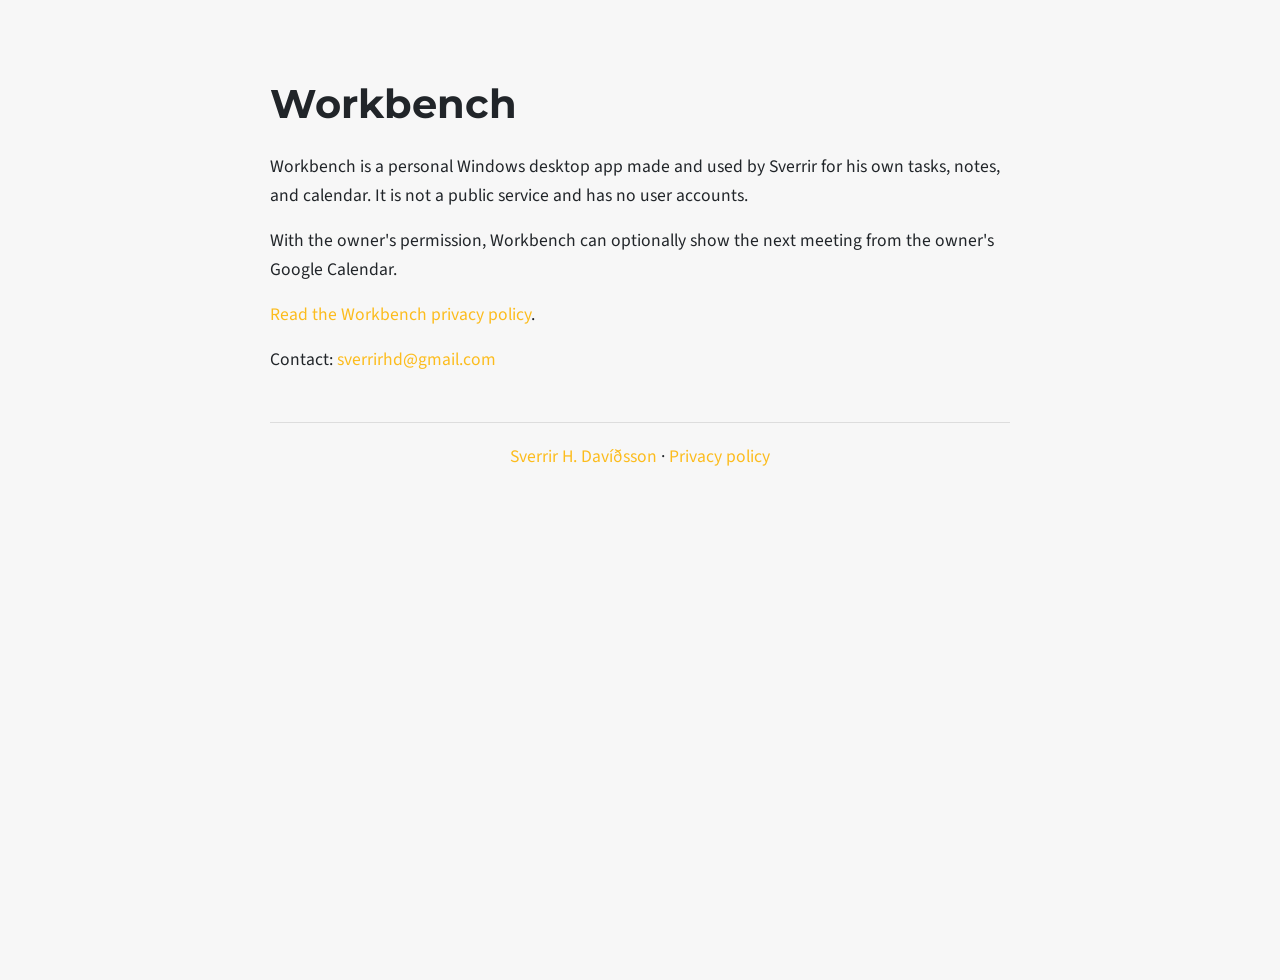
<file: workbench/index.html>
<!doctype html>
<html lang="en">
<head>
  <meta charset="utf-8">
  <meta name="viewport" content="width=device-width, initial-scale=1">
  <meta name="author" content="Sverrir Heiðar Davíðsson">
  <meta name="description" content="Workbench is a personal Windows desktop application made and used by Sverrir.">
  <title>Workbench | Sverrir H. Davíðsson</title>
  <link rel="stylesheet" href="/vendor/bootstrap/css/bootstrap.min.css">
  <link rel="stylesheet" href="/css/combined.css">
  <link href="https://fonts.googleapis.com/css?family=Montserrat:400,700|Source+Sans+Pro:400,700" rel="stylesheet">
  <style>
    body { background: #f7f7f7; color: #212529; font-family: 'Source Sans Pro', Arial, sans-serif; }
    .workbench-page { max-width: 780px; margin: 5rem auto; padding: 0 1.25rem; }
    h1, h2 { font-family: Montserrat, Arial, sans-serif; }
    h1 { margin-bottom: 1.5rem; } h2 { font-size: 1.25rem; margin-top: 2rem; }
    p { font-size: 1.1rem; line-height: 1.65; }
    footer { border-top: 1px solid #ddd; margin-top: 3rem; padding-top: 1.2rem; }
  </style>
</head>
<body>
  <main class="workbench-page">
    <h1>Workbench</h1>
    <p>Workbench is a personal Windows desktop app made and used by Sverrir for his own tasks, notes, and calendar. It is not a public service and has no user accounts.</p>
    <p>With the owner's permission, Workbench can optionally show the next meeting from the owner's Google Calendar.</p>
    <p><a href="/workbench/privacy/">Read the Workbench privacy policy</a>.</p>
    <p>Contact: <a href="mailto:sverrirhd@gmail.com">sverrirhd@gmail.com</a></p>
    <footer><p><a href="/">Sverrir H. Davíðsson</a> · <a href="/workbench/privacy/">Privacy policy</a></p></footer>
  </main>
</body>
</html>
</file>
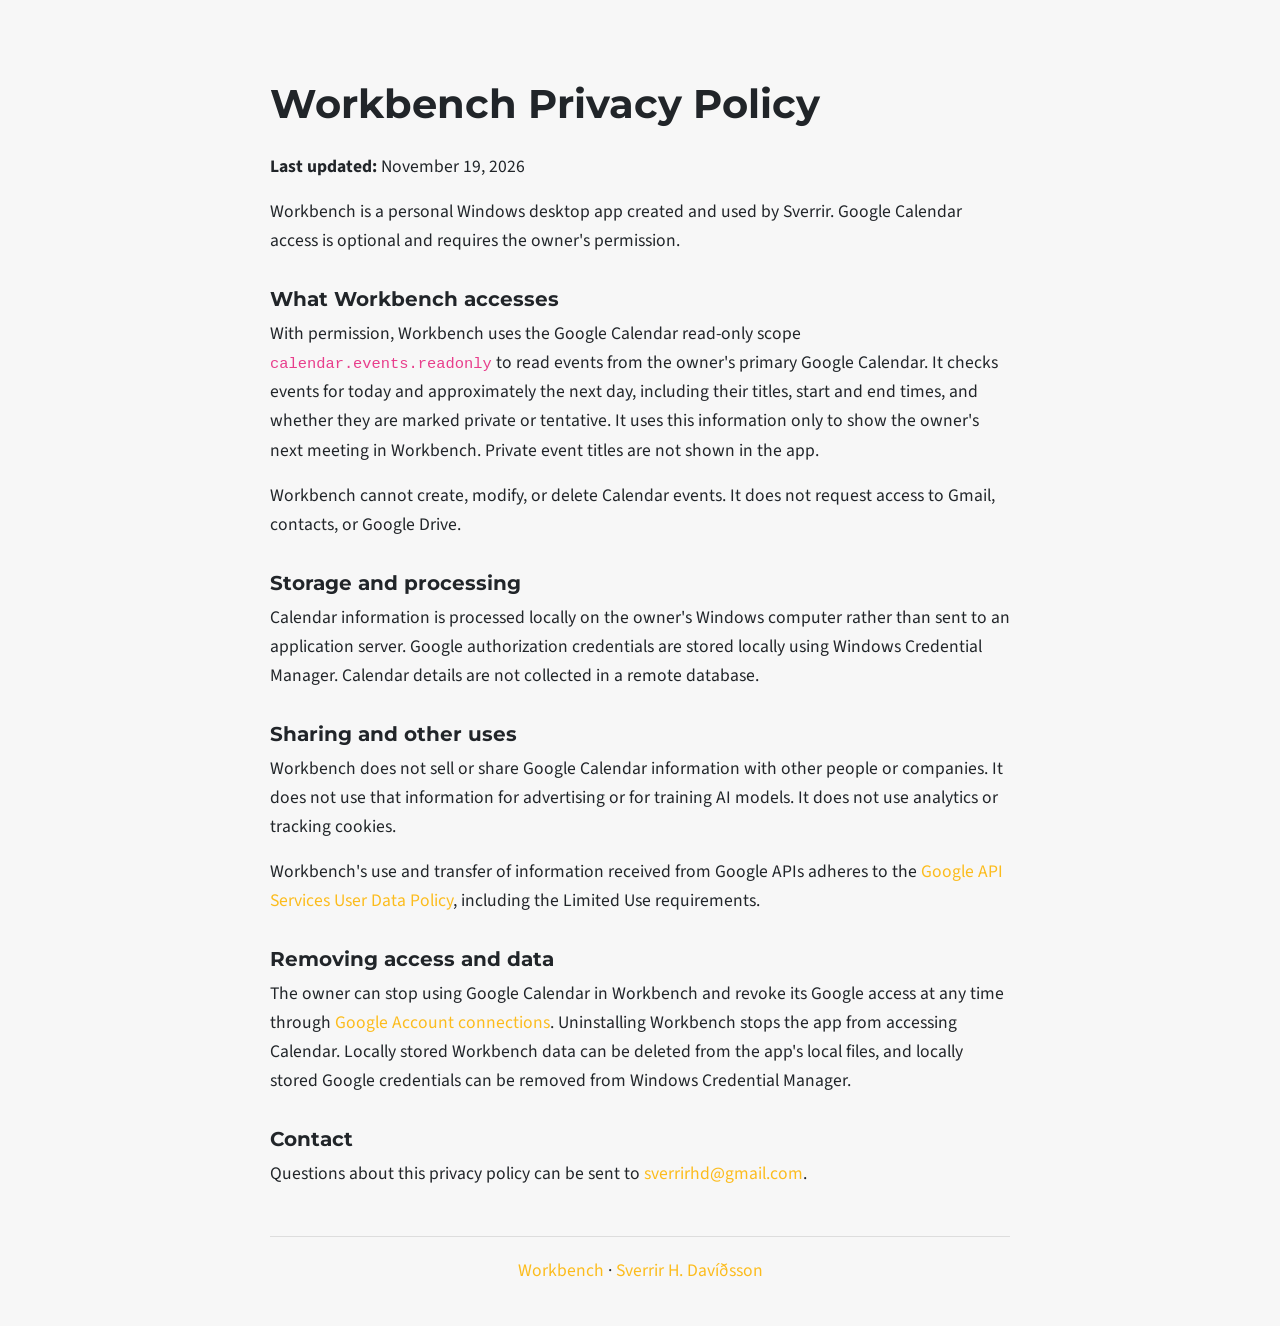
<file: workbench/privacy/index.html>
<!doctype html>
<html lang="en">
<head>
  <meta charset="utf-8">
  <meta name="viewport" content="width=device-width, initial-scale=1">
  <meta name="author" content="Sverrir Heiðar Davíðsson">
  <meta name="description" content="Privacy policy for the Workbench personal Windows desktop app.">
  <title>Workbench Privacy Policy | Sverrir H. Davíðsson</title>
  <link rel="stylesheet" href="/vendor/bootstrap/css/bootstrap.min.css">
  <link rel="stylesheet" href="/css/combined.css">
  <link href="https://fonts.googleapis.com/css?family=Montserrat:400,700|Source+Sans+Pro:400,700" rel="stylesheet">
  <style>
    body { background: #f7f7f7; color: #212529; font-family: 'Source Sans Pro', Arial, sans-serif; }
    .workbench-page { max-width: 780px; margin: 5rem auto; padding: 0 1.25rem; }
    h1, h2 { font-family: Montserrat, Arial, sans-serif; }
    h1 { margin-bottom: 1.5rem; } h2 { font-size: 1.25rem; margin-top: 2rem; }
    p { font-size: 1.1rem; line-height: 1.65; }
    footer { border-top: 1px solid #ddd; margin-top: 3rem; padding-top: 1.2rem; }
  </style>
</head>
<body>
  <main class="workbench-page">
    <h1>Workbench Privacy Policy</h1>
    <p><strong>Last updated:</strong> November 19, 2026</p>
    <p>Workbench is a personal Windows desktop app created and used by Sverrir. Google Calendar access is optional and requires the owner's permission.</p>

    <h2>What Workbench accesses</h2>
    <p>With permission, Workbench uses the Google Calendar read-only scope <code>calendar.events.readonly</code> to read events from the owner's primary Google Calendar. It checks events for today and approximately the next day, including their titles, start and end times, and whether they are marked private or tentative. It uses this information only to show the owner's next meeting in Workbench. Private event titles are not shown in the app.</p>
    <p>Workbench cannot create, modify, or delete Calendar events. It does not request access to Gmail, contacts, or Google Drive.</p>

    <h2>Storage and processing</h2>
    <p>Calendar information is processed locally on the owner's Windows computer rather than sent to an application server. Google authorization credentials are stored locally using Windows Credential Manager. Calendar details are not collected in a remote database.</p>

    <h2>Sharing and other uses</h2>
    <p>Workbench does not sell or share Google Calendar information with other people or companies. It does not use that information for advertising or for training AI models. It does not use analytics or tracking cookies.</p>
    <p>Workbench's use and transfer of information received from Google APIs adheres to the <a href="https://developers.google.com/terms/api-services-user-data-policy">Google API Services User Data Policy</a>, including the Limited Use requirements.</p>

    <h2>Removing access and data</h2>
    <p>The owner can stop using Google Calendar in Workbench and revoke its Google access at any time through <a href="https://myaccount.google.com/connections">Google Account connections</a>. Uninstalling Workbench stops the app from accessing Calendar. Locally stored Workbench data can be deleted from the app's local files, and locally stored Google credentials can be removed from Windows Credential Manager.</p>

    <h2>Contact</h2>
    <p>Questions about this privacy policy can be sent to <a href="mailto:sverrirhd@gmail.com">sverrirhd@gmail.com</a>.</p>

    <footer><p><a href="/workbench/">Workbench</a> · <a href="/">Sverrir H. Davíðsson</a></p></footer>
  </main>
</body>
</html>
</file>
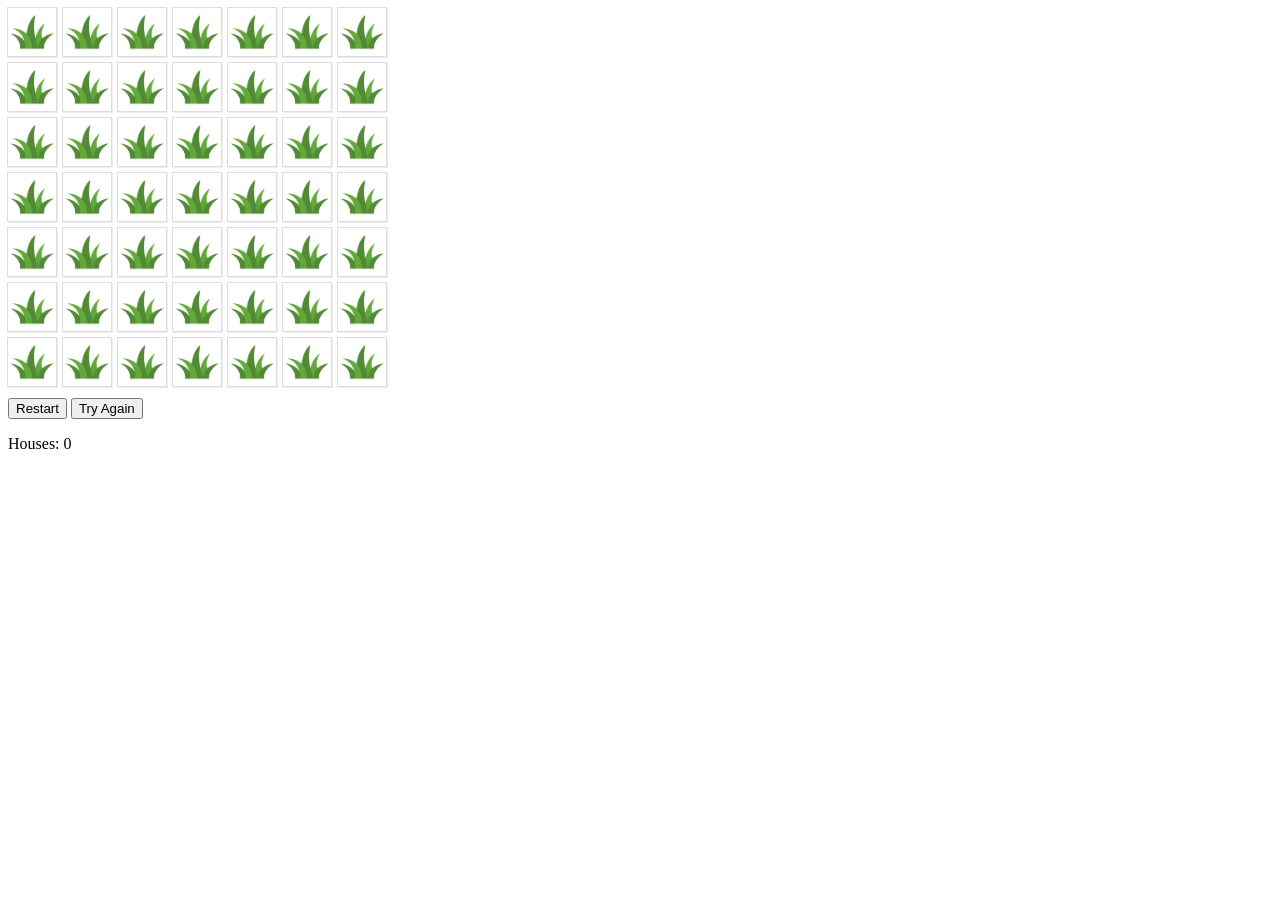
<file: game.html>
<!DOCTYPE html>
<html lang="en">

<head>
    <meta charset="UTF-8">
    <title>Land Development Game</title>
    <link rel="stylesheet" href="style.css">
    <script async src="https://www.googletagmanager.com/gtag/js?id=G-EHXCF6BHFV"></script>
</head>

<body>
    <div id="gameBoard"></div>
    <div id="controls">
        <button id="restartButton">Restart</button>
        <button id="tryAgainButton">Try Again</button>
    </div>
    <p id="houseCounter">Houses: 0</p>
    <script src="script.js"></script>
</body>

</html>
</file>
<file: css/combined.css>
body {
    overflow-x: hidden;
    font-family: 'Roboto Slab', 'Helvetica Neue', Helvetica, Arial, sans-serif;
}

p {
    line-height: 1.6;
    /*1.75*/
}

a {
    color: #fcbc1d;
}

a:hover {
    color: #fbab25;
    *text-decoration: none;
}


/*.text-primary {
  color: #fcbc1d !important;
}*/

h1,
h2,
h3,
h4,
h5,
h6 {
    font-weight: 700;
    font-family: 'Montserrat', 'Helvetica Neue', Helvetica, Arial, sans-serif;
}

section {
    padding: 100px 0;
}

section h2.section-heading {
    font-size: 40px;
    margin-top: 0;
    margin-bottom: 15px;
}

section h3.section-subheading {
    font-size: 16px;
    font-weight: 400;
    font-style: italic;
    margin-bottom: 75px;
    text-transform: none;
    font-family: 'Droid Serif', 'Helvetica Neue', Helvetica, Arial, sans-serif;
}

@media (min-width: 768px) {
    section {
        padding: 150px 0;
    }
}

.btn {
    font-family: 'Montserrat', 'Helvetica Neue', Helvetica, Arial, sans-serif;
    font-weight: 700;
}

.btn-xl {
    font-size: 18px;
    padding: 20px 40px;
}

::-moz-selection {
    background: #fcbc1d;
    text-shadow: none;
}

::selection {
    background: #fcbc1d;
    text-shadow: none;
}

img::selection {
    background: transparent;
}

img::-moz-selection {
    background: transparent;
}

#mainNav {
    background-color: #212529;
}

#mainNav .navbar-toggler {
    font-size: 12px;
    right: 0;
    padding: 13px;
    text-transform: uppercase;
    color: black;
    border: 0;
    background-color: #fcbc1d;
    font-family: 'Montserrat', 'Helvetica Neue', Helvetica, Arial, sans-serif;
}

#mainNav .navbar-brand {
    color: #fcbc1d;
    font-family: 'Kaushan Script', 'Helvetica Neue', Helvetica, Arial, cursive;
}

#mainNav .navbar-brand.active,
#mainNav .navbar-brand:active,
#mainNav .navbar-brand:focus,
#mainNav .navbar-brand:hover {
    color: #fbab25;
}

#mainNav .navbar-nav .nav-item .nav-link {
    font-size: 90%;
    font-weight: 400;
    padding: 0.75em 0;
    letter-spacing: 1px;
    color: white;
    font-family: 'Montserrat', 'Helvetica Neue', Helvetica, Arial, sans-serif;
    -webkit-transition: background 0.1s ease-in-out;
    -moz-transition: background 0.1s ease-in-out;
    transition: background 0.1s ease-in-out;
    transition: color 0.1s ease-in-out;
}

#mainNav .navbar-nav .nav-item .nav-link.active,
#mainNav .navbar-nav .nav-item .nav-link:hover {
    color: #fcbc1d;
}

@media (min-width: 992px) {
    #mainNav {
        padding-top: 25px;
        padding-bottom: 25px;
        -webkit-transition: padding-top 0.3s, padding-bottom 0.3s;
        -moz-transition: padding-top 0.3s, padding-bottom 0.3s;
        transition: padding-top 0.3s, padding-bottom 0.3s;
        border: none;
        background-color: transparent;
    }
    #mainNav .navbar-brand {
        font-size: 1.75em;
        -webkit-transition: all 0.3s;
        -moz-transition: all 0.3s;
        transition: all 0.3s;
    }
    #mainNav .navbar-nav .nav-item .nav-link {
        padding: 1.1em 0.75em !important;
    }
    #mainNav.navbar-shrink {
        padding-top: 0;
        padding-bottom: 0;
        background-color: #212529;
    }
    #mainNav.navbar-shrink .navbar-brand {
        font-size: 1.25em;
        padding: 12px 0;
    }
}

header.masthead {
    text-align: center;
    color: white;
    background-color: black;
    *background: linear-gradient(rgba(0, 0, 0, 0.9), rgba(0, 0, 0, 0.1)), url("../img/background/fimmvörðuháls.webp");
    *background: linear-gradient(rgba(0, 0, 0, 0.9), rgba(0, 0, 0, 0.1)), url("../img/background/fimmvörðuháls.webp");
    *background: linear-gradient(rgba(0, 0, 0, 0.8), rgba(0, 0, 0, 0.3), rgba(0, 0, 0, 0.1)), url("../img/background/fimmvörðuháls.webp");
    background: linear-gradient(rgba(0, 0, 0, 0.9), rgba(0, 0, 0, 0.1)), url("../img/background/fimmvörðuháls.webp");
    background-repeat: no-repeat;
    *background-attachment: scroll;
    background-attachment: fixed;
    background-position: left center;
    -webkit-background-size: cover;
    -moz-background-size: cover;
    -o-background-size: cover;
    background-size: cover;
}

header.masthead .intro-text {
    padding-top: 150px;
    padding-bottom: 100px;
}

header.masthead .intro-text .intro-lead-in {
    font-size: 22px;
    font-style: italic;
    line-height: 22px;
    margin-bottom: 25px;
    font-family: 'Droid Serif', 'Helvetica Neue', Helvetica, Arial, sans-serif;
}

header.masthead .intro-text .intro-heading {
    font-size: 50px;
    font-weight: 700;
    line-height: 50px;
    margin-bottom: 25px;
    font-family: 'Montserrat', 'Helvetica Neue', Helvetica, Arial, sans-serif;
}

@media (min-width: 768px) {
    header.masthead .intro-text {
        padding-top: 300px;
        padding-bottom: 200px;
    }
    header.masthead .intro-text .intro-lead-in {
        font-size: 40px;
        font-style: italic;
        line-height: 40px;
        margin-bottom: 25px;
        font-family: 'Droid Serif', 'Helvetica Neue', Helvetica, Arial, sans-serif;
    }
    header.masthead .intro-text .intro-heading {
        font-size: 75px;
        font-weight: 700;
        line-height: 75px;
        margin-bottom: 50px;
        font-family: 'Montserrat', 'Helvetica Neue', Helvetica, Arial, sans-serif;
    }
}

.service-heading {
    margin: 15px 0;
    text-transform: none;
}

.portfolio-modal {
    padding-right: 0px !important;
}

.portfolio-modal .modal-dialog {
    margin: 1rem;
    max-width: 100vw;
}

@media (min-width: 768px) {
    .portfolio-modal .modal-dialog {
        margin: 8rem;
        max-width: 100vw;
    }
}

.portfolio-modal .modal-content {
    padding: 100px 0;
    text-align: center;
}

.portfolio-modal .modal-content h2 {
    font-size: 3em;
    margin-bottom: 15px;
}

.portfolio-modal .modal-content p {
    margin-bottom: 30px;
}

.portfolio-modal .modal-content p.item-intro {
    font-size: 16px;
    font-style: italic;
    margin: 20px 0 30px;
    font-family: 'Droid Serif', 'Helvetica Neue', Helvetica, Arial, sans-serif;
}

.portfolio-modal .modal-content ul.list-inline {
    margin-top: 0;
    margin-bottom: 30px;
}

.portfolio-modal .modal-content img {
    margin-bottom: 30px;
}

.portfolio-modal .modal-content button {
    cursor: pointer;
}

.portfolio-modal .close-modal {
    position: absolute;
    top: 25px;
    right: 25px;
    width: 75px;
    height: 75px;
    cursor: pointer;
    background-color: transparent;
}

.portfolio-modal .close-modal:hover {
    opacity: 0.3;
}

.portfolio-modal .close-modal .lr {
    /* Safari and Chrome */
    z-index: 1051;
    width: 1px;
    height: 75px;
    margin-left: 35px;
    /* IE 9 */
    -webkit-transform: rotate(45deg);
    -ms-transform: rotate(45deg);
    transform: rotate(45deg);
    background-color: #212529;
}

.portfolio-modal .close-modal .lr .rl {
    /* Safari and Chrome */
    z-index: 1052;
    width: 1px;
    height: 75px;
    /* IE 9 */
    -webkit-transform: rotate(90deg);
    -ms-transform: rotate(90deg);
    transform: rotate(90deg);
    background-color: #212529;
}

.client-link {
    display: inline-block;
    vertical-align: middle;
    padding-left: 10px;
    padding-right: 10px;
}

.client-link img {
    max-width: 250px;
    max-height: 60px;
}

aside.clients img {
    margin: 10px auto
}

.timeline {
    position: relative;
    padding: 0;
    list-style: none;
}

.timeline:before {
    position: absolute;
    top: 0;
    bottom: 0;
    left: 40px;
    width: 2px;
    margin-left: -1.5px;
    content: '';
    background-color: #e9ecef;
}

.timeline>li {
    position: relative;
    min-height: 50px;
    margin-bottom: 50px;
}

.timeline>li:after,
.timeline>li:before {
    display: table;
    content: ' ';
}

.timeline>li:after {
    clear: both;
}

.timeline>li .timeline-panel {
    position: relative;
    float: right;
    width: 100%;
    padding: 0 20px 0 100px;
    text-align: left;
}

.timeline>li .timeline-panel:before {
    right: auto;
    left: -15px;
    border-right-width: 15px;
    border-left-width: 0;
}

.timeline>li .timeline-panel:after {
    right: auto;
    left: -14px;
    border-right-width: 14px;
    border-left-width: 0;
}

.timeline>li .timeline-image {
    position: absolute;
    z-index: 100;
    left: 0;
    width: 80px;
    height: 80px;
    margin-left: 0;
    text-align: center;
    color: white;
    border: 7px solid #e9ecef;
    border-radius: 100%;
    background-color: #fcbc1d;
}

.timeline>li .timeline-image h4 {
    font-size: 10px;
    line-height: 14px;
    margin-top: 12px;
}

.timeline>li.timeline-inverted>.timeline-panel {
    float: right;
    padding: 0 20px 0 100px;
    text-align: left;
}

.timeline>li.timeline-inverted>.timeline-panel:before {
    right: auto;
    left: -15px;
    border-right-width: 15px;
    border-left-width: 0;
}

.timeline>li.timeline-inverted>.timeline-panel:after {
    right: auto;
    left: -14px;
    border-right-width: 14px;
    border-left-width: 0;
}

.timeline>li:last-child {
    margin-bottom: 0;
}

.timeline .timeline-heading h4 {
    margin-top: 0;
    color: inherit;
}

.timeline .timeline-heading h4.subheading {
    text-transform: none;
}

.timeline .timeline-body>ul,
.timeline .timeline-body>p {
    margin-bottom: 0;
}

@media (min-width: 768px) {
    .timeline:before {
        left: 50%;
    }
    .timeline>li {
        min-height: 100px;
        margin-bottom: 0px;
    }
    .timeline>li .timeline-panel {
        float: left;
        width: 41%;
        padding: 0 20px 20px 30px;
        text-align: right;
        *margin-bottom: calc(-100%);
    }
    .timeline>li .timeline-image {
        left: 50%;
        width: 100px;
        height: 100px;
        margin-left: -50px;
    }
    .timeline>li .timeline-image h4 {
        font-size: 13px;
        line-height: 18px;
        margin-top: 16px;
    }
    .timeline>li.timeline-inverted>.timeline-panel {
        float: right;
        padding: 0 30px 20px 20px;
        text-align: left;
    }
}

@media (min-width: 992px) {
    .timeline>li {
        min-height: 150px;
    }
    .timeline>li .timeline-panel {
        padding: 0 20px 20px;
    }
    .timeline>li .timeline-image {
        width: 150px;
        height: 150px;
        margin-left: -75px;
    }
    .timeline>li .timeline-image h4 {
        font-size: 18px;
        line-height: 26px;
        margin-top: 30px;
    }
    .timeline>li.timeline-inverted>.timeline-panel {
        padding: 0 20px 20px;
    }
}

@media (min-width: 1200px) {
    .timeline>li {
        min-height: 170px;
    }
    .timeline>li .timeline-panel {
        padding: 0 20px 20px 100px;
    }
    .timeline>li .timeline-image {
        width: 170px;
        height: 170px;
        margin-left: -85px;
    }
    .timeline>li .timeline-image h4 {
        margin-top: 40px;
    }
    .timeline>li.timeline-inverted>.timeline-panel {
        padding: 0 100px 20px 20px;
    }
}

.team-member {
    margin-bottom: 50px;
    text-align: center;
}

.team-member img {
    width: 225px;
    height: 225px;
    border: 7px solid #fff;
}

.team-member h4 {
    margin-top: 25px;
    margin-bottom: 0;
    text-transform: none;
}

.team-member p {
    margin-top: 0;
}

section#contact {
    background-color: #212529;
    background-image: url("../img/map-image.png");
    background-repeat: no-repeat;
    background-position: center;
}

section#contact .section-heading {
    color: #fff;
}

section#contact .form-group {
    margin-bottom: 25px;
}

section#contact .form-group input,
section#contact .form-group textarea {
    padding: 20px;
}

section#contact .form-group input.form-control {
    height: auto;
}

section#contact .form-group textarea.form-control {
    height: 248px;
}

section#contact .form-control:focus {
    border-color: #fcbc1d;
    box-shadow: none;
}

section#contact ::-webkit-input-placeholder {
    font-weight: 700;
    color: #ced4da;
    font-family: 'Montserrat', 'Helvetica Neue', Helvetica, Arial, sans-serif;
}

section#contact :-moz-placeholder {
    font-weight: 700;
    color: #ced4da;
    /* Firefox 18- */
    font-family: 'Montserrat', 'Helvetica Neue', Helvetica, Arial, sans-serif;
}

section#contact ::-moz-placeholder {
    font-weight: 700;
    color: #ced4da;
    /* Firefox 19+ */
    font-family: 'Montserrat', 'Helvetica Neue', Helvetica, Arial, sans-serif;
}

section#contact :-ms-input-placeholder {
    font-weight: 700;
    color: #ced4da;
    font-family: 'Montserrat', 'Helvetica Neue', Helvetica, Arial, sans-serif;
}

footer {
    padding: 25px 0;
    text-align: center;
}

footer span.copyright {
    font-size: 90%;
    line-height: 40px;
    text-transform: none;
    font-family: 'Montserrat', 'Helvetica Neue', Helvetica, Arial, sans-serif;
}

footer ul.quicklinks {
    font-size: 90%;
    line-height: 40px;
    margin-bottom: 0;
    text-transform: none;
    font-family: 'Montserrat', 'Helvetica Neue', Helvetica, Arial, sans-serif;
}

ul.social-buttons {
    margin-bottom: 0;
}

ul.social-buttons li a {
    font-size: 20px;
    line-height: 40px;
    display: block;
    width: 40px;
    height: 40px;
    -webkit-transition: all 0.3s;
    -moz-transition: all 0.3s;
    transition: all 0.3s;
    color: white;
    border-radius: 100%;
    outline: none;
    background-color: #212529;
}

ul.social-buttons li a:active,
ul.social-buttons li a:focus,
ul.social-buttons li a:hover {
    background-color: #fcbc1d;
}

.img-responsive,
.thumbnail>img,
.thumbnail a>img,
.carousel-inner>.item>img,
.carousel-inner>.item>a>img {
    display: block;
    max-width: 100%;
    height: auto;
}

.img-circle {
    margin: auto;
    border-radius: 50%;
}

.list-inline {
    padding-left: 0;
    margin-left: -5px;
    list-style: none;
}

.list-inline>li {
    display: inline-block;
    padding-right: 5px;
    padding-left: 5px;
}

.btn-circle {
    font-size: 26px;
    width: 55px;
    height: 55px;
    margin-top: 15px;
    line-height: 45px;
    -webkit-transition: background 0.3s ease-in-out;
    -moz-transition: background 0.3s ease-in-out;
    transition: background 0.3s ease-in-out;
    color: white;
    border: 2px solid white;
    border-radius: 100% !important;
    background: rgba(255, 255, 255, 0.1);
}

.btn-circle:focus,
.btn-circle:hover {
    color: white;
    outline: none;
    background: rgba(255, 255, 255, 0.3);
}

:focus {
    outline: none;
}

@media (min-width: 992px) {
    #intro-section {
        padding-left: 2.25rem;
    }
}

@media (max-width: 992px) {
    #social1 {
        visibility: hidden;
        height: 0px !important;
        margin-top: 0px !important;
    }
}

@media (min-width: 992px) {
    #social2 {
        visibility: hidden;
    }
}

.about-btn {
    padding: 16px 32px;
}

body,
html {
    width: 100%;
    height: 100%;
}

body {
    font-family: 'Source Sans Pro';
}

.btn-xl {
    padding: 1.25rem 2.5rem;
}

.content-section {
    padding-top: 7.5rem;
    padding-bottom: 7.5rem;
}

.content-section-heading h2 {
    font-size: 3rem;
}

.content-section-heading h3 {
    font-size: 1rem;
    text-transform: uppercase;
}

h1,
h2,
h3,
h4,
h5,
h6 {
    font-weight: 700;
}

.text-faded {
    color: rgba(255, 255, 255, 0.7);
}


/* Map */

.map {
    height: 30rem;
}

@media (max-width: 992px) {
    .map {
        height: 75%;
    }
}

.map iframe {
    pointer-events: none;
}

.scroll-to-top {
    position: fixed;
    right: 15px;
    bottom: 15px;
    display: none;
    width: 50px;
    height: 50px;
    text-align: center;
    color: white;
    border-radius: 10%;
    background: rgba(52, 58, 64, 0.5);
    line-height: 45px;
    -webkit-transition: background 0.1s ease-in-out;
    -moz-transition: background 0.1s ease-in-out;
    transition: background 0.1s ease-in-out;
}

.scroll-to-top:focus,
.scroll-to-top:hover {
    color: white;
}

.scroll-to-top:hover {
    background: #343a40;
}

.scroll-to-top i {
    font-weight: 800;
}

.masthead {
    min-height: 30rem;
    position: relative;
    display: table;
    width: 100%;
    height: auto;
    padding-top: 8rem;
    padding-bottom: 8rem;
    background: linear-gradient(90deg, rgba(255, 255, 255, 0.1) 0%, rgba(255, 255, 255, 0.1) 100%), url("../img/bg-masthead.jpg");
    background-position: center center;
    background-repeat: no-repeat;
    background-size: cover;
}

.masthead h1 {
    font-size: 4rem;
    margin: 0;
    padding: 0;
}

@media (min-width: 992px) {
    .masthead {
        height: 100vh;
    }
    .masthead h1 {
        font-size: 5.5rem;
    }
}


/* Side Menu */

#sidebar-wrapper {
    position: fixed;
    z-index: 2;
    right: 0;
    width: 250px;
    height: 100%;
    -webkit-transition: all 0.4s ease 0s;
    -moz-transition: all 0.4s ease 0s;
    -ms-transition: all 0.4s ease 0s;
    -o-transition: all 0.4s ease 0s;
    transition: all 0.4s ease 0s;
    transform: translateX(250px);
    background: #2988bc;
    border-left: 1px solid rgba(255, 255, 255, 0.1);
}

.sidebar-nav {
    position: absolute;
    top: 0;
    width: 250px;
    margin: 0;
    padding: 0;
    list-style: none;
}

.sidebar-nav li.sidebar-nav-item a {
    display: block;
    text-decoration: none;
    color: #fff;
    padding: 15px;
}

.sidebar-nav li a:hover {
    text-decoration: none;
    color: #fff;
    background: rgba(255, 255, 255, 0.2);
}

.sidebar-nav li a:active,
.sidebar-nav li a:focus {
    text-decoration: none;
}

.sidebar-nav>.sidebar-brand {
    font-size: 1.2rem;
    background: rgba(52, 58, 64, 0.1);
    height: 80px;
    line-height: 50px;
    padding-top: 15px;
    padding-bottom: 15px;
    padding-left: 15px;
}

.sidebar-nav>.sidebar-brand a {
    color: #fff;
}

.sidebar-nav>.sidebar-brand a:hover {
    color: #fff;
    background: none;
}

#sidebar-wrapper.active {
    right: 250px;
    width: 250px;
    -webkit-transition: all 0.4s ease 0s;
    -moz-transition: all 0.4s ease 0s;
    -ms-transition: all 0.4s ease 0s;
    -o-transition: all 0.4s ease 0s;
    transition: all 0.4s ease 0s;
}

.menu-toggle {
    position: fixed;
    right: 15px;
    top: 15px;
    width: 50px;
    height: 50px;
    text-align: center;
    color: #fff;
    background: rgba(52, 58, 64, 0.5);
    line-height: 50px;
    z-index: 999;
}

.menu-toggle:focus,
.menu-toggle:hover {
    color: #fff;
}

.menu-toggle:hover {
    background: #343a40;
}

.service-icon {
    background-color: #fff;
    color: #2988bc;
    height: 7rem;
    width: 7rem;
    display: block;
    line-height: 7.5rem;
    font-size: 2.25rem;
    box-shadow: 0 3px 3px 0 rgba(0, 0, 0, 0.1);
}

.callout {
    padding: 15rem 0;
    background: linear-gradient(90deg, rgba(255, 255, 255, 0.1) 0%, rgba(255, 255, 255, 0.1) 100%), url("../img/bg-callout.jpg");
    background-position: center center;
    background-repeat: no-repeat;
    background-size: cover;
}

.callout h2 {
    font-size: 3.5rem;
    font-weight: 700;
    display: block;
    max-width: 30rem;
}

.portfolio-item {
    display: block;
    position: relative;
    overflow: hidden;
    max-width: 530px;
    margin: auto auto 1rem;
}

.portfolio-item .caption {
    display: flex;
    height: 100%;
    width: 100%;
    background-color: rgba(33, 37, 41, 0.2);
    position: absolute;
    top: 0;
    bottom: 0;
    z-index: 1;
}

.portfolio-item .caption .caption-content {
    color: #fff;
    margin: auto 2rem 2rem;
    text-shadow: 0px 0px 20px #000000;
}

.portfolio-item .caption .caption-content h2 {
    font-size: 0.8rem;
    text-transform: uppercase;
}

.portfolio-item .caption .caption-content p {
    font-weight: 900;
    font-size: 1.2rem;
    line-height: 1.5rem;
    *color: rgba(255, 255, 255, 0.7);
    color: white;
}

.portfolio-item .caption .caption-content h4 {
    color: #fcbc1d;
}

.portfolio-item:hover .caption .caption-content h4 {
    color: #fcbc1d;
}

@media (min-width: 992px) {
    .portfolio-item {
        max-width: none;
        margin: 0;
    }
    .portfolio-item .caption {
        -webkit-transition: -webkit-clip-path 0.25s ease-out, background-color 0.25s;
        /*0.7*/
        -webkit-clip-path: inset(0px);
        clip-path: inset(0px);
    }
    .portfolio-item .caption .caption-content {
        transition: opacity 0.25s;
        transition: text-shadow 0.25s;
        margin-left: 1.5rem;
        margin-right: 1.5rem;
        margin-bottom: 1.5rem;
    }
    .portfolio-item .caption .caption-content h4 {
        transition: color 0.25s;
    }
    .portfolio-item img {
        -webkit-transition: -webkit-clip-path 0.25s ease-out;
        -webkit-clip-path: inset(-1px);
        clip-path: inset(-1px);
    }
    .portfolio-item:hover img {
        -webkit-clip-path: inset(1rem);
        clip-path: inset(1rem);
    }
    .portfolio-item:hover .caption {
        background-color: rgba(41, 136, 188, 0.9);
        /*rgba(29, 128, 159, 0.9)*/
        -webkit-clip-path: inset(1rem);
        clip-path: inset(1rem);
    }
    .portfolio-item:hover .caption .caption-content {
        text-shadow: none;
    }
}

@media (min-width: 1200px) {
    .portfolio-item .caption .caption-content {
        margin-left: 3rem;
        margin-right: 3rem;
        margin-bottom: 3rem;
    }
    .portfolio-item:hover img {
        -webkit-clip-path: inset(1.5rem);
        clip-path: inset(1.5rem);
    }
    .portfolio-item:hover .caption {
        -webkit-clip-path: inset(1.5rem);
        clip-path: inset(1.5rem);
    }
}

footer.footer {
    padding-top: 5rem;
    padding-bottom: 5rem;
}

footer.footer .social-link {
    display: block;
    height: 4rem;
    width: 4rem;
    line-height: 4.3rem;
    font-size: 1.5rem;
    background-color: #2988bc;
    transition: background-color 0.15s ease-in-out;
    box-shadow: 0 3px 3px 0 rgba(0, 0, 0, 0.1);
}

footer.footer .social-link:hover {
    background-color: #2c6995;
    text-decoration: none;
}


/*a {
  color: #2988bc;
}

a:hover, a:focus, a:active {
  color: #2c6995;
}*/

.btn-primary {
    background-color: #2988bc !important;
    border-color: #2988bc !important;
    color: #fff !important;
}

.btn-primary:hover,
.btn-primary:focus,
.btn-primary:active {
    background-color: #2c6995 !important;
    border-color: #2c6995 !important;
}

.btn-secondary {
    background-color: #fcbc1d !important;
    border-color: #fcbc1d !important;
    color: #fff !important;
}

.btn-secondary:hover,
.btn-secondary:focus,
.btn-secondary:active {
    background-color: #fbab25 !important;
    border-color: #fbab25 !important;
}

.btn-dark {
    color: #fff !important;
}

.btn {
    box-shadow: 0px 3px 3px 0px rgba(0, 0, 0, 0.1);
    font-weight: 700;
}

.bg-primary {
    background-color: #2988bc !important;
}

.text-primary {
    color: #2988bc !important;
}

.text-secondary {
    color: #fcbc1d !important;
}

.portfolio-img {
    height: 250px;
    width: 100%;
}

@media (max-width: 1200px) {
    .portfolio-img {
        height: 209px;
        width: 100%;
    }
}

@media (max-width: 992px) {
    .portfolio-img {
        height: 358px;
        width: 100%;
    }
}

@media (max-width: 768px) {
    .portfolio-img {
        height: 358px;
        width: 100%;
    }
}

@media (max-width: 575px) {
    .portfolio-img {
        height: 65vw;
        width: 100%;
    }
}
</file>
<file: style.css>
/* style.css */

#gameBoard {
    display: grid;
    grid-template-columns: repeat(7, 50px);
    grid-template-rows: repeat(7, 50px);
    gap: 5px;
}


/* style.css */


/* game_style.css */

#gameBoard button {
    width: 50px;
    height: 50px;
    background-size: cover;
    border: 1px solid #ddd;
    /* Light grey border */
    box-shadow: 1px 1px #eee;
    /* Subtle shadow */
    margin: -1px;
    /* Overlap borders to avoid double-thickness */
}

#controls {
    margin-top: 10px;
}
</file>
